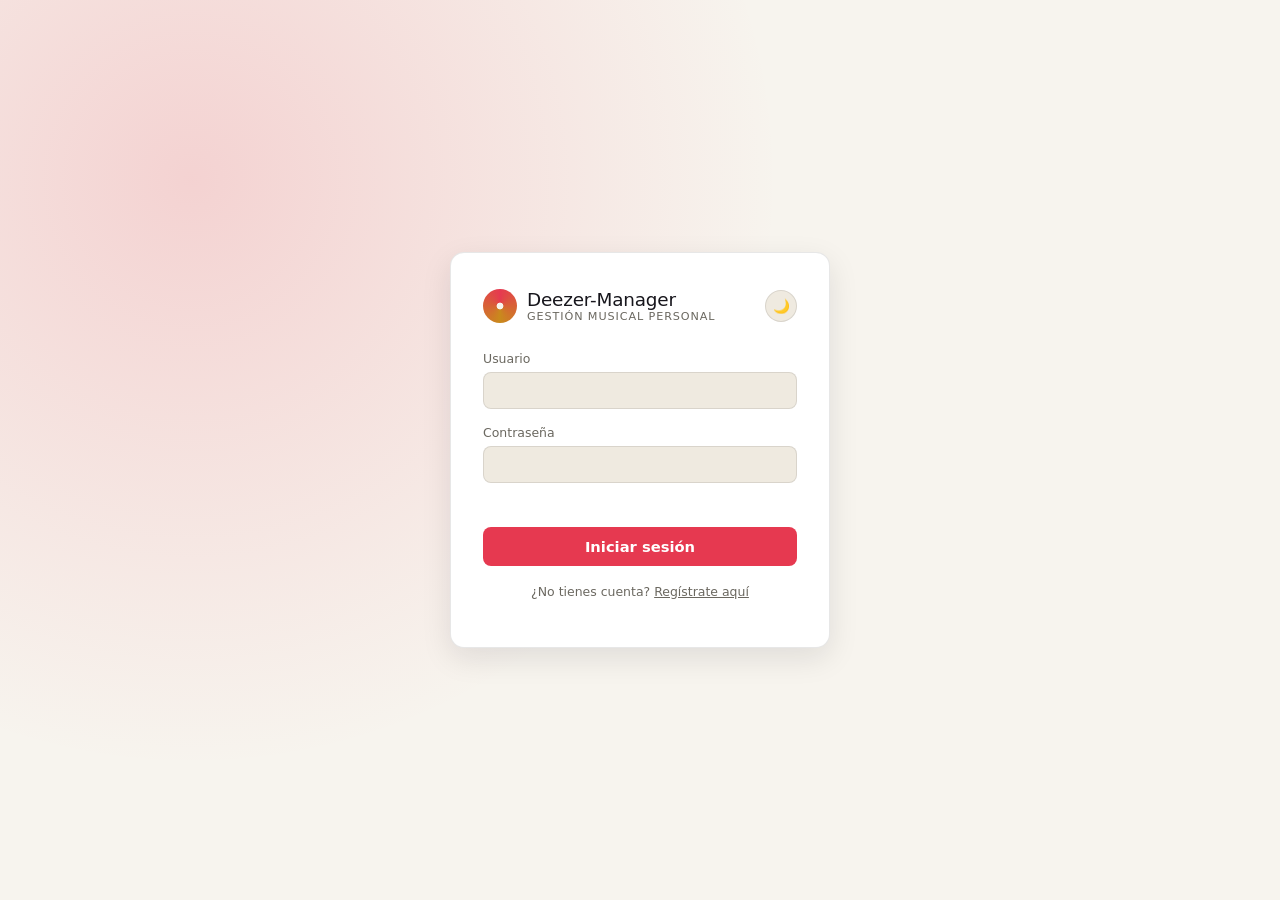
<file: index.html>
<!DOCTYPE html>
<html lang="es">
<head>
<meta charset="UTF-8">
<meta name="viewport" content="width=device-width, initial-scale=1.0">
<title>Deezer-Manager — Bienvenida</title>
<link rel="stylesheet" href="css/styles.css">
</head>
<body>

<div class="login-screen">
  <div class="login-card">
    <div class="brand-mark">
      <span class="disc" aria-hidden="true"></span>
      <span class="brand">Deezer-Manager<small>Gestión musical personal</small></span>
      <button class="icon-btn" data-theme-toggle aria-label="Cambiar tema" style="margin-left: auto; width: 32px; height: 32px; font-size: 0.85rem;">🌙</button>
    </div>

    <form id="login-form" novalidate>
      <div class="field">
        <label for="username">Usuario</label>
        <input id="username" name="username" type="text" autocomplete="username" required>
      </div>
      <div class="field">
        <label for="password">Contraseña</label>
        <input id="password" name="password" type="password" autocomplete="current-password" required>
      </div>
      <p class="form-error" id="login-error" role="alert"></p>
      <button type="submit" class="btn btn-primary" id="login-btn">Iniciar sesión</button>
    </form>

    <p class="hint">¿No tienes cuenta? <a href="#" id="show-register">Regístrate aquí</a></p>
  </div>
</div>

<!-- Modal simple de registro -->
<dialog id="register-dialog" style="border:none; border-radius:14px; padding:0; background:transparent;">
  <div class="login-card" style="width:min(360px,88vw);">
    <div class="brand-mark"><span class="brand">Crear cuenta</span></div>
    <form id="register-form" novalidate>
      <div class="field">
        <label for="reg-username">Usuario</label>
        <input id="reg-username" type="text" required>
      </div>
      <div class="field">
        <label for="reg-password">Contraseña</label>
        <input id="reg-password" type="password" required>
      </div>
      <p class="form-error" id="register-error" role="alert"></p>
      <button type="submit" class="btn btn-primary" id="register-btn">Crear cuenta</button>
      <button type="button" class="btn btn-ghost" id="cancel-register" style="width:100%; margin-top:8px;">Cancelar</button>
    </form>
  </div>
</dialog>

<script src="js/storage.js"></script>
<script src="js/theme.js"></script>
<script src="js/auth.js"></script>
<script>

  // Si ya hay sesión activa, saltamos directo a la app.
  if(Auth.isLoggedIn()){ window.location.href = 'app.html'; }

  const loginForm   = document.getElementById('login-form');
  const loginBtn    = document.getElementById('login-btn');
  const loginError  = document.getElementById('login-error');

  if (typeof Theme !== 'undefined') {
    Theme.init(); 
  }

  loginForm.addEventListener('submit', async (e)=>{
    e.preventDefault();
    loginError.textContent = '';
    const username = document.getElementById('username').value.trim();
    const password = document.getElementById('password').value;

    loginBtn.disabled = true;
    loginBtn.innerHTML = '<span class="spinner" aria-hidden="true"></span> Validando…';

    try{
      await Auth.login(username, password);
      window.location.href = 'app.html';
    }catch(err){
      loginError.textContent = err.message;
      loginBtn.disabled = false;
      loginBtn.textContent = 'Iniciar sesión';
    }
  });

  const dialog = document.getElementById('register-dialog');
  document.getElementById('show-register').addEventListener('click', (e)=>{
    e.preventDefault();
    dialog.showModal();
  });
  document.getElementById('cancel-register').addEventListener('click', ()=> dialog.close());

  const registerForm  = document.getElementById('register-form');
  const registerBtn   = document.getElementById('register-btn');
  const registerError = document.getElementById('register-error');

  registerForm.addEventListener('submit', async (e)=>{
    e.preventDefault();
    registerError.textContent = '';
    const username = document.getElementById('reg-username').value.trim();
    const password = document.getElementById('reg-password').value;

    registerBtn.disabled = true;
    registerBtn.innerHTML = '<span class="spinner" aria-hidden="true"></span> Creando…';

    try{
      await Auth.register(username, password);
      dialog.close();
      document.getElementById('username').value = username;
      document.getElementById('password').focus();
    }catch(err){
      registerError.textContent = err.message;
    }finally{
      registerBtn.disabled = false;
      registerBtn.textContent = 'Crear cuenta';
    }
  });
</script>
</body>
</html>
</file>
<file: css/styles.css>
/* ============================================================
   Deezer-Manager — Design tokens
   Signature: album art rendered as a spinning vinyl disc on
   hover/playback — every album is literally a record.
   ============================================================ */

:root{
  --bg:            #f7f4ee;
  --surface:       #ffffff;
  --surface-2:     #efeae0;
  --text:          #17161c;
  --text-dim:      #6b6860;
  --border:        rgba(23,22,28,0.10);
  --accent:        #e63950;   /* raspberry-red, the label color */
  --accent-ink:    #ffffff;
  --gold:          #c98a1c;   /* stars */
  --ok:            #2f8f5b;
  --shadow:        0 10px 30px rgba(23,22,28,0.10);
  --radius:        14px;
  --radius-sm:     8px;
  --font-display:  'Bricolage Grotesque', 'Space Grotesk', 'Segoe UI', system-ui, sans-serif;
  --font-body:     'Inter', 'Segoe UI', system-ui, -apple-system, sans-serif;
  --font-mono:     'JetBrains Mono', 'SFMono-Regular', Consolas, monospace;
}

[data-theme="dark"]{
  --bg:            #100f14;
  --surface:       #1a1922;
  --surface-2:     #221f2c;
  --text:          #f3f1ea;
  --text-dim:      #a29d95;
  --border:        rgba(243,241,234,0.10);
  --accent:        #ff5169;
  --accent-ink:    #100f14;
  --gold:          #ffc857;
  --ok:            #4fd18e;
  --shadow:        0 10px 34px rgba(0,0,0,0.45);
}

*{ box-sizing:border-box; }
html,body{ height:100%; }
body{
  margin:0;
  background:var(--bg);
  color:var(--text);
  font-family:var(--font-body);
  transition:background .25s ease, color .25s ease;
  -webkit-font-smoothing:antialiased;
}

h1,h2,h3,.brand{ font-family:var(--font-display); letter-spacing:-0.01em; margin:0; }

a{ color:inherit; }

button{
  font-family:var(--font-body);
  cursor:pointer;
  border:none;
  background:none;
  color:inherit;
}
button:focus-visible, input:focus-visible, select:focus-visible, [tabindex]:focus-visible{
  outline:2px solid var(--accent);
  outline-offset:2px;
}

input, select{
  font-family:var(--font-body);
  background:var(--surface-2);
  color:var(--text);
  border:1px solid var(--border);
  border-radius:var(--radius-sm);
  padding:10px 12px;
}

/* ---------- layout shells ---------- */
.screen{ min-height:100vh; display:flex; flex-direction:column; }
.container{ width:100%; max-width:1080px; margin:0 auto; padding:0 20px; }

/* ---------- login screen ---------- */
.login-screen {
  min-height: 100vh;
  display: grid;
  place-items: center;
  background: 
    radial-gradient(circle at 15% 20%, color-mix(in srgb, var(--accent) 18%, transparent), transparent 45%),
    var(--bg); 
  transition: background .30s ease; 
}

html[data-theme="dark"] .login-screen {
  background: 
    radial-gradient(circle at 15% 20%, color-mix(in srgb, var(--accent) 10%, transparent), transparent 45%),
    #100f14 !important;
}

.login-card{
  width:min(380px, 92vw);
  background:var(--surface);
  border:1px solid var(--border);
  border-radius:var(--radius);
  box-shadow:var(--shadow);
  padding:36px 32px;
}
.brand-mark{
  display:flex; align-items:center; gap:10px; margin-bottom:28px;
}
.brand-mark .disc,
.topbar .brand .disc {
  border-radius: 50%;
  background:
    radial-gradient(circle at center, var(--bg) 0 14%, transparent 15%),
    conic-gradient(from 0deg, var(--accent), var(--gold), var(--accent));
  flex: none;
}

.brand-mark .disc {
  width: 34px;
  height: 34px;
}

.topbar .brand .disc {
  width: 22px;
  height: 22px;
}

.brand{ font-size:1.15rem; }
.brand small{ display:block; font-family:var(--font-body); font-weight:400; color:var(--text-dim); font-size:.7rem; letter-spacing:.08em; text-transform:uppercase; }

.field{ margin-bottom:16px; display:flex; flex-direction:column; gap:6px; }
.field label{ font-size:.78rem; color:var(--text-dim); }
.field input{ width:100%; }

.btn{
  display:inline-flex; align-items:center; justify-content:center; gap:8px;
  padding:11px 18px; border-radius:var(--radius-sm);
  font-weight:600; font-size:.92rem;
  transition:transform .12s ease, opacity .12s ease;
}
.btn:active{ transform:scale(.97); }
.btn-primary{ background:var(--accent); color:var(--accent-ink); width:100%; }
.btn-primary[disabled]{ opacity:.65; cursor:default; }
.btn-ghost{ background:var(--surface-2); color:var(--text); border:1px solid var(--border); }

.form-error{ color:var(--accent); font-size:.82rem; min-height:1.1em; margin-top:2px; }
.hint{ margin-top:18px; font-size:.78rem; color:var(--text-dim); text-align:center; }

/* spinner */
.spinner{
  width:16px; height:16px; border-radius:50%;
  border:2px solid color-mix(in srgb, var(--accent-ink) 35%, transparent);
  border-top-color:var(--accent-ink);
  animation:spin .7s linear infinite;
}
.spinner-lg{
  width:40px; height:40px; border-width:3px;
  border-color:color-mix(in srgb, var(--accent) 25%, transparent);
  border-top-color:var(--accent);
  margin:30px auto;
}
@keyframes spin{ to{ transform:rotate(360deg); } }

/* ---------- app shell / top bar ---------- */
.topbar{
  position:sticky; top:0; z-index:20;
  background:color-mix(in srgb, var(--surface) 92%, transparent);
  backdrop-filter:blur(10px);
  border-bottom:1px solid var(--border);
}
.topbar-inner{
  display:flex; align-items:center; gap:18px; padding:14px 0;
}
.topbar .brand{ font-size:1rem; display:flex; align-items:center; gap:8px; flex:none; }
.topbar .brand .disc{ width:22px; height:22px; }

.nav-tabs{ display:flex; gap:4px; }
.nav-tab{
  padding:8px 14px; border-radius:999px; font-size:.86rem; font-weight:600; color:var(--text-dim);
}
.nav-tab.active{ background:var(--surface-2); color:var(--text); }

.topbar-actions{ margin-left:auto; display:flex; align-items:center; gap:8px; }
.icon-btn{
  width:38px; height:38px; border-radius:50%; display:grid; place-items:center;
  background:var(--surface-2); border:1px solid var(--border); font-size:1rem;
}

/* ---------- search ---------- */
.search-row{ display:flex; gap:10px; margin:26px 0 8px; }
.search-row input{ flex:1; font-size:1rem; padding:13px 16px; }

.state-panel{
  text-align:center; padding:60px 20px; color:var(--text-dim);
}
.state-panel .glyph{ font-size:2rem; margin-bottom:10px; display:block; }
.state-panel h3{ color:var(--text); font-size:1.05rem; margin-bottom:6px; }

.artist-grid{
  display:grid; grid-template-columns:repeat(auto-fill, minmax(150px,1fr));
  gap:16px; margin:22px 0 40px;
}
.artist-card{
  background:var(--surface); border:1px solid var(--border); border-radius:var(--radius);
  padding:14px; text-align:center; transition:transform .15s ease, border-color .15s ease;
}
.artist-card:hover{ transform:translateY(-3px); border-color:var(--accent); }
.artist-card img{ width:100%; aspect-ratio:1; object-fit:cover; border-radius:50%; margin-bottom:10px; }
.artist-card .name{ font-weight:600; font-size:.92rem; }
.artist-card .sub{ font-size:.74rem; color:var(--text-dim); }

/* ---------- artist detail ---------- */
.artist-header{
  display:flex; gap:22px; align-items:center; padding:32px 0 8px; flex-wrap:wrap;
}
.artist-header img{ width:120px; height:120px; border-radius:50%; object-fit:cover; box-shadow:var(--shadow); }
.artist-header h1{ font-size:1.7rem; }
.artist-header .sub{ color:var(--text-dim); font-size:.9rem; margin-top:4px; }
.back-link{ font-size:.85rem; color:var(--text-dim); display:inline-flex; align-items:center; gap:6px; margin-top:24px; }
.back-link:hover{ color:var(--accent); }

.album-list{ display:flex; flex-direction:column; gap:10px; margin:24px 0 50px; }
.album-row{
  background:var(--surface); border:1px solid var(--border); border-radius:var(--radius);
  overflow:hidden;
}
.album-row-top{ display:flex; align-items:center; gap:14px; padding:12px 16px; cursor:pointer; }
.album-cover-wrap{ position:relative; width:56px; height:56px; flex:none; }
.album-cover{
  width:56px; height:56px; border-radius:50%; object-fit:cover;
  transition:transform .4s linear;
  border:2px solid var(--surface-2);
}
.album-row.playing .album-cover{ animation:spin-disc 3s linear infinite; }
@keyframes spin-disc{ to{ transform:rotate(360deg); } }
.album-cover-wrap::after{
  content:''; position:absolute; inset:0; margin:auto; width:8px; height:8px;
  border-radius:50%; background:var(--bg); pointer-events:none;
}
.album-meta{ flex:1; min-width:0; }
.album-title{ font-weight:600; font-size:.95rem; }
.album-sub{ font-size:.78rem; color:var(--text-dim); }
.album-actions{ display:flex; align-items:center; gap:8px; }
.chevron{ transition:transform .2s ease; color:var(--text-dim); }
.album-row.expanded .chevron{ transform:rotate(90deg); }

.fav-btn{ font-size:1.2rem; line-height:1; color:var(--text-dim); }
.fav-btn.active{ color:var(--accent); }

.track-list{ border-top:1px solid var(--border); }
.track-row{
  display:flex; align-items:center; gap:12px; padding:10px 16px 10px 70px;
  font-size:.87rem;
}
.track-row:nth-child(even){ background:color-mix(in srgb, var(--surface-2) 55%, transparent); }
.track-num{ color:var(--text-dim); width:20px; flex:none; }
.track-name{ flex:1; }
.track-duration{ color:var(--text-dim); font-size:.78rem; }
.play-btn{
  width:30px; height:30px; border-radius:50%; background:var(--surface-2);
  display:grid; place-items:center; flex:none; font-size:.8rem;
}
.play-btn.is-playing{ background:var(--accent); color:var(--accent-ink); }

.stars{ display:flex; gap:2px; }
.star{ font-size:1.05rem; color:var(--border); }
.star.filled{ color:var(--gold); }
.stars.interactive .star{ cursor:pointer; }

/* ---------- favorites ---------- */
.fav-toolbar{ display:flex; align-items:center; justify-content:space-between; gap:14px; margin:26px 0 6px; flex-wrap:wrap; }
.fav-toolbar select{ font-size:.85rem; }
.fav-count{ font-size:.85rem; color:var(--text-dim); }

.fav-grid{
  display:grid; grid-template-columns:repeat(auto-fill, minmax(190px,1fr));
  gap:16px; margin:20px 0 50px;
}
.fav-card{
  background:var(--surface); border:1px solid var(--border); border-radius:var(--radius);
  padding:14px; display:flex; flex-direction:column; gap:8px;
}
.fav-card img{ width:100%; aspect-ratio:1; object-fit:cover; border-radius:var(--radius-sm); }
.fav-card .title{ font-weight:600; font-size:.92rem; }
.fav-card .artist-name{ font-size:.78rem; color:var(--text-dim); }
.fav-card .row-between{ display:flex; align-items:center; justify-content:space-between; }
.remove-link{ font-size:.76rem; color:var(--text-dim); }
.remove-link:hover{ color:var(--accent); }

/* ---------- offline banner ---------- */
.offline-banner{
  display:none; align-items:center; gap:10px; justify-content:center;
  background:var(--gold); color:#1c1608; font-size:.83rem; font-weight:600;
  padding:8px 12px;
}
body.is-offline .offline-banner{ display:flex; }

/* ---------- footer / misc ---------- */
.section-title{ font-size:.78rem; text-transform:uppercase; letter-spacing:.08em; color:var(--text-dim); margin:0 0 4px; }
.visually-hidden{ position:absolute; width:1px;height:1px; overflow:hidden; clip:rect(0 0 0 0); }

@media (max-width:640px){
  .artist-header{ flex-direction:column; text-align:center; }
  .nav-tabs{ order:3; width:100%; justify-content:center; }
  .topbar-inner{ flex-wrap:wrap; }
}

/* ---------- favorites ---------- */
.fav-card .track-row {
  padding: 8px 10px; /
}

.fav-card .track-num {
  width: 14px; */
}

.fav-card .track-name {
  font-size: 0.8rem;       
  white-space: nowrap;     
  overflow: hidden;        
  text-overflow: ellipsis; 
}

.fav-card .play-btn {
  width: 26px;  
  height: 26px;
  font-size: 0.7rem;
}

.fav-grid {
  align-items: start;
}

.fav-card .album-cover {
  width: 100%;                  
  aspect-ratio: 1 / 1;          
  object-fit: cover;            
  border-radius: var(--radius-sm); 
  
  transition: border-radius 0.5s ease; 
}

.fav-card.playing .album-cover {
  border-radius: 50%;                      
  animation: spin-disc 3s linear infinite;  
}

.fav-grid .fav-card .album-cover {
  width: 100% !important;
  height: auto !important;
  aspect-ratio: 1 / 1 !important;
  object-fit: cover !important;
  display: block !important;
}
</file>
